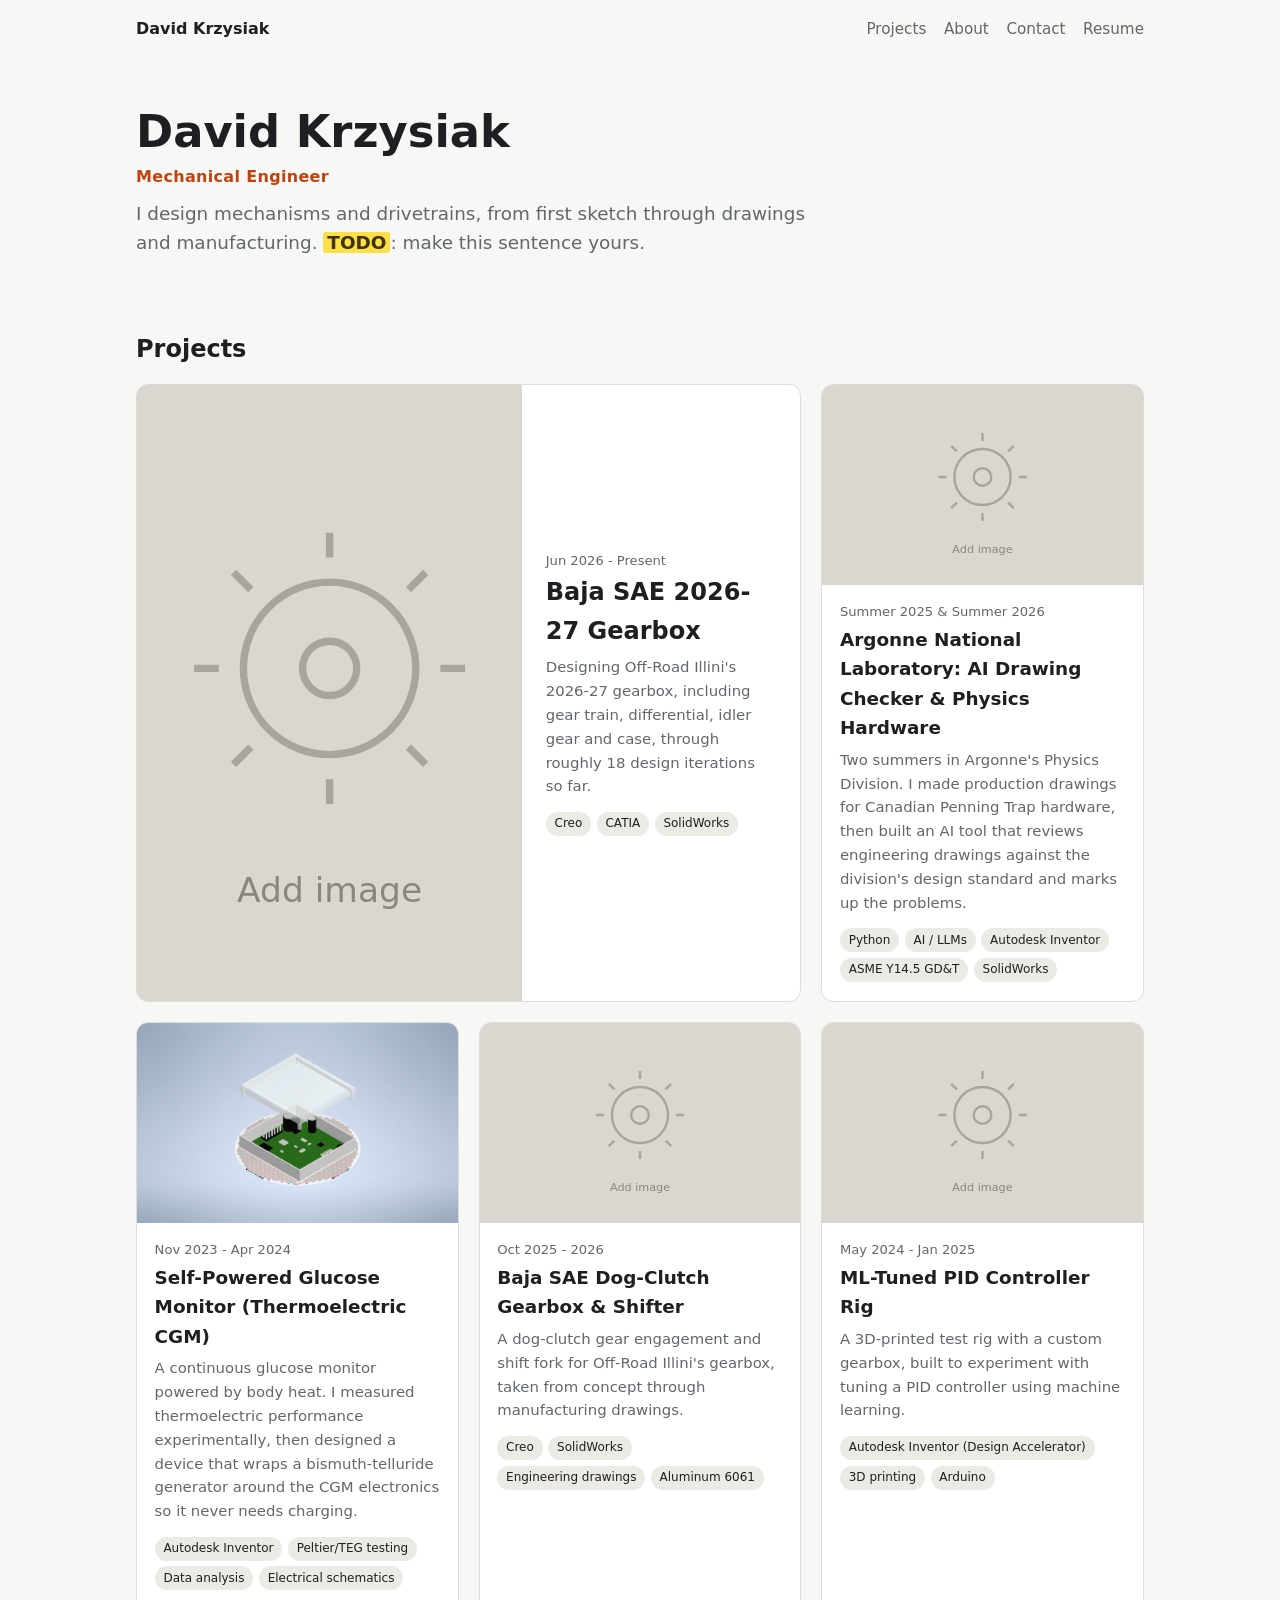
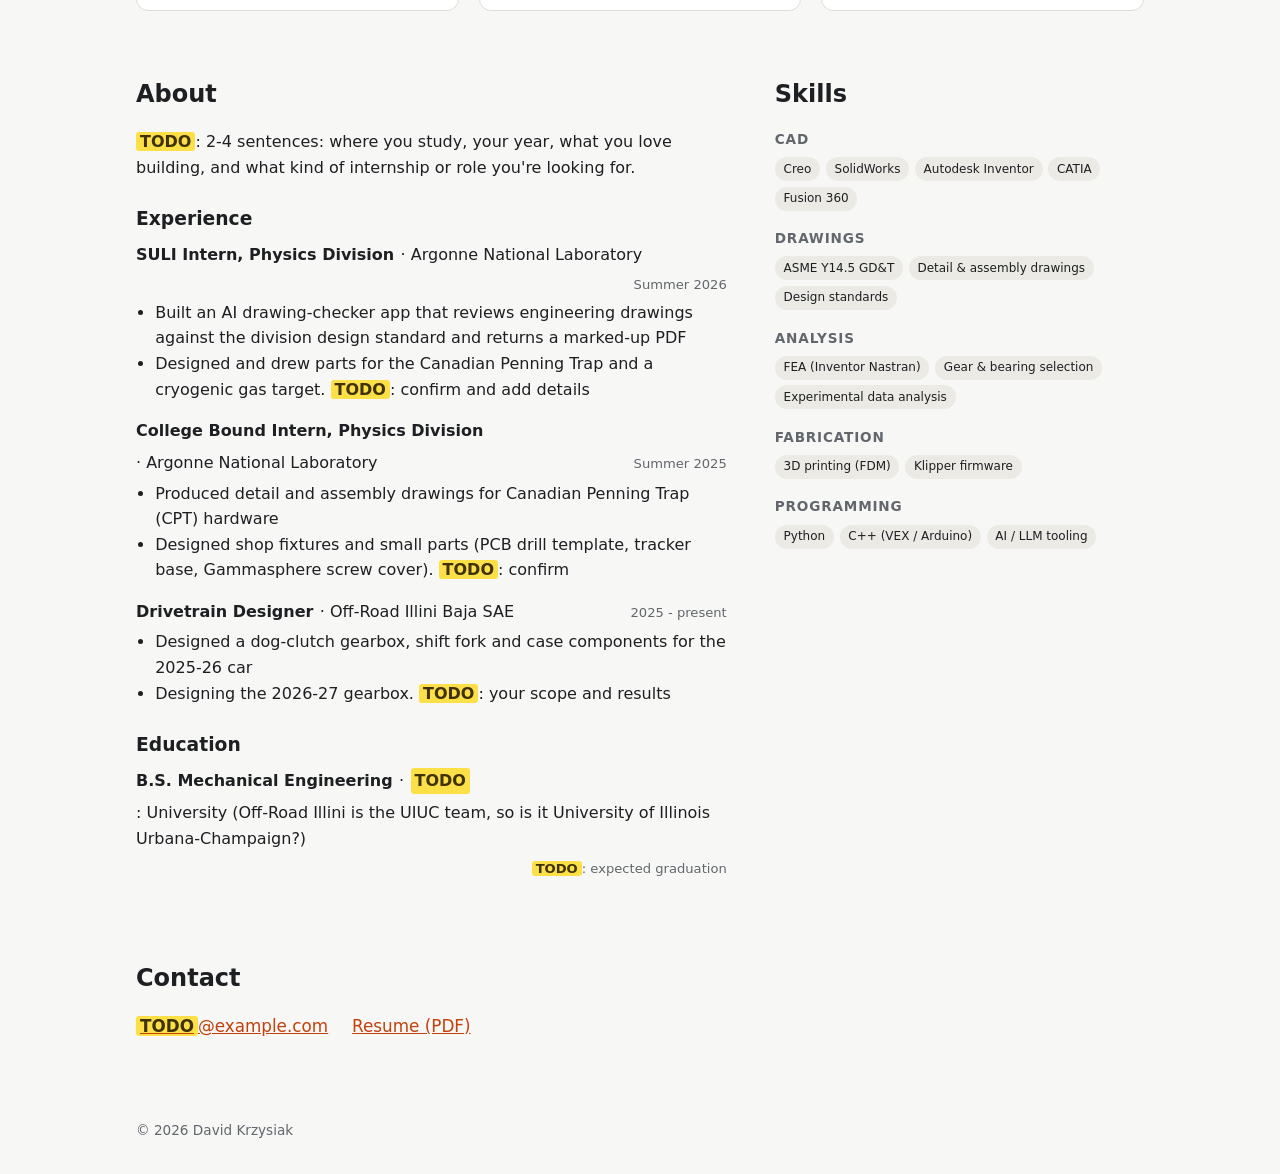
<file: index.html>
<!doctype html>
<html lang="en">
<head>
<meta charset="utf-8">
<meta name="viewport" content="width=device-width, initial-scale=1">
<title>Portfolio</title>
<link rel="stylesheet" href="styles.css">
</head>
<body data-page="home">
<!-- Built from content.js (your info) + projects-data.js (made from the projects\ folders by Update Site.bat). -->
<script src="content.js"></script>
<script src="projects-data.js"></script>
<script src="site.js"></script>
</body>
</html>
</file>
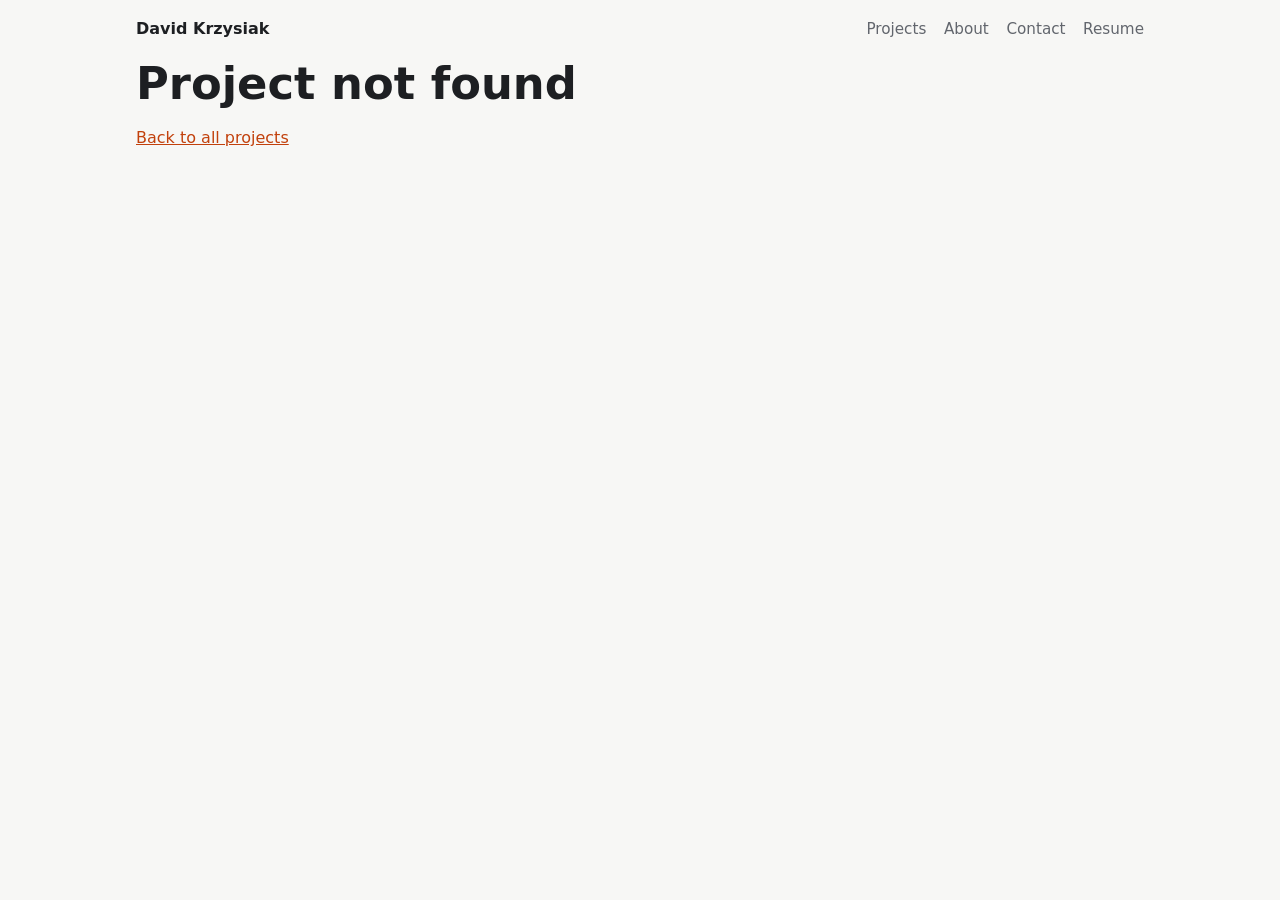
<file: project.html>
<!doctype html>
<html lang="en">
<head>
<meta charset="utf-8">
<meta name="viewport" content="width=device-width, initial-scale=1">
<title>Project</title>
<link rel="stylesheet" href="styles.css">
</head>
<body data-page="project">
<!-- One template for every project page. Content comes from projects\<name>\project.md via Update Site.bat. -->
<script src="content.js"></script>
<script src="projects-data.js"></script>
<script src="site.js"></script>
</body>
</html>
</file>
<file: styles.css>
/* ---- Colors: change --accent to re-theme the whole site ---- */
:root {
  --bg: #f7f7f5;
  --card: #ffffff;
  --ink: #1d1f22;
  --muted: #62666d;
  --line: #dcdcd8;
  --accent: #c2410c;
  --chip: #eceae4;
  --max: 1040px;
}
@media (prefers-color-scheme: dark) {
  :root {
    --bg: #141517;
    --card: #1d1f22;
    --ink: #e9e9e6;
    --muted: #a0a4aa;
    --line: #33363b;
    --accent: #f97316;
    --chip: #2a2d31;
  }
}

* { box-sizing: border-box; }
body {
  margin: 0;
  background: var(--bg);
  color: var(--ink);
  font: 16px/1.6 system-ui, -apple-system, "Segoe UI", Roboto, sans-serif;
}
main, header.site, .hero, .nav, .footer { max-width: var(--max); margin: 0 auto; padding: 0 16px; }
a { color: var(--accent); }
h1 { font-size: clamp(2rem, 5vw, 2.8rem); line-height: 1.15; margin: 0 0 .4rem; }
h2 { font-size: 1.5rem; margin: 0 0 1rem; }
h3 { margin: 1.5rem 0 .5rem; }
img { max-width: 100%; }
button, .btn {
  font: inherit; padding: .55rem .9rem; border-radius: 8px; cursor: pointer; text-decoration: none; display: inline-block;
  border: 1px solid var(--accent); background: var(--accent); color: #fff;
}
button + button { background: transparent; color: var(--accent); }

/* Nav */
.nav { display: flex; justify-content: space-between; align-items: center; flex-wrap: wrap; gap: .5rem; padding-top: 1rem; padding-bottom: 1rem; }
.nav .brand { font-weight: 700; color: var(--ink); text-decoration: none; }
.nav div a { margin-left: 1.1rem; color: var(--muted); text-decoration: none; font-size: .95rem; }
.nav div a:hover { color: var(--accent); }

/* Hero */
.hero { display: flex; gap: 1.5rem; align-items: center; padding-top: 3rem; padding-bottom: 2.5rem; }
.avatar { width: 120px; height: 120px; border-radius: 50%; object-fit: cover; flex: none; }
.subtitle { color: var(--accent); font-weight: 600; letter-spacing: .02em; }
.tagline { color: var(--muted); font-size: 1.15rem; max-width: 60ch; margin: .6rem 0 0; }

section { padding: 2rem 0; }

/* Project grid */
.grid { display: grid; grid-template-columns: repeat(auto-fill, minmax(min(280px, 100%), 1fr)); gap: 1.25rem; }
body { overflow-x: hidden; }
.nav div { display: flex; flex-wrap: wrap; gap: .3rem 1.1rem; }
.nav div a { margin-left: 0 !important; }
.card { background: var(--card); border: 1px solid var(--line); border-radius: 12px; overflow: hidden; color: inherit; text-decoration: none; display: flex; flex-direction: column; transition: transform .15s, border-color .15s; }
.card:hover { transform: translateY(-3px); border-color: var(--accent); }
.card img { width: 100%; aspect-ratio: 16/10; object-fit: cover; background: var(--chip); display: block; }
.card-body { padding: 1rem 1.1rem 1.2rem; }
.card h3 { margin: .15rem 0 .4rem; font-size: 1.15rem; }
.card p { margin: 0 0 .8rem; color: var(--muted); font-size: .93rem; }
@media (min-width: 700px) {
  .card.featured { grid-column: span 2; flex-direction: row; }
  .card.featured img { width: 58%; aspect-ratio: auto; min-height: 260px; }
  .card.featured .card-body { padding: 1.5rem; align-self: center; }
  .card.featured h3 { font-size: 1.5rem; }
}
.meta { color: var(--muted); font-size: .82rem; }
.chips { display: flex; flex-wrap: wrap; gap: .35rem; }
.chip { font-size: .75rem; padding: .15rem .55rem; border-radius: 99px; background: var(--chip); color: var(--ink); }

/* About */
.two-col { display: grid; grid-template-columns: 1.6fr 1fr; gap: 3rem; }
@media (max-width: 760px) { .two-col { grid-template-columns: 1fr; gap: 1rem; } .hero { flex-direction: column; align-items: flex-start; } }
.skill { margin-bottom: 1.1rem; }
.skill h4 { margin: 0 0 .4rem; font-size: .85rem; text-transform: uppercase; letter-spacing: .06em; color: var(--muted); }
.exp { margin-bottom: 1rem; }
.exp-head { display: flex; flex-wrap: wrap; gap: .4rem; align-items: baseline; }
.exp-head .meta { margin-left: auto; }
.exp ul { margin: .3rem 0 0; padding-left: 1.2rem; }
.contact { display: flex; flex-wrap: wrap; gap: 1.5rem; font-size: 1.05rem; }

/* Project page */
.project { max-width: 820px; padding-top: 1rem; }
.back { display: inline-block; margin-bottom: 1.25rem; text-decoration: none; }
.facts { display: flex; flex-wrap: wrap; gap: 1.5rem; margin: 1rem 0; padding: 1rem 0; border-top: 1px solid var(--line); border-bottom: 1px solid var(--line); }
.facts span { display: block; font-size: .75rem; text-transform: uppercase; letter-spacing: .06em; color: var(--muted); }
.lede { font-size: 1.15rem; color: var(--muted); }
.cover { width: 100%; border-radius: 12px; margin: 1rem 0; background: var(--chip); }
.psec { padding: 1.5rem 0 .5rem; }
figure { margin: 1.25rem 0; }
figure img { width: 100%; border-radius: 10px; background: var(--chip); }
figcaption { color: var(--muted); font-size: .88rem; margin-top: .4rem; }
.links { display: flex; flex-wrap: wrap; gap: .75rem; margin: 1.5rem 0; }
.pager { display: flex; justify-content: space-between; gap: 1rem; margin-top: 3rem; padding-top: 1.25rem; border-top: 1px solid var(--line); }
.pager a { text-decoration: none; }

.figrow { display: grid; grid-template-columns: repeat(auto-fit, minmax(min(240px, 100%), 1fr)); gap: 1rem; }
.figrow figure { margin: 1rem 0; }
.gallery { display: grid; grid-template-columns: repeat(auto-fill, minmax(min(200px, 100%), 1fr)); gap: .75rem; }
.gallery img { width: 100%; aspect-ratio: 4/3; object-fit: cover; border-radius: 8px; background: var(--chip); display: block; }
.docs { display: flex; flex-direction: column; gap: .5rem; }
.doc { display: flex; align-items: center; gap: .75rem; padding: .7rem .9rem; border: 1px solid var(--line); border-radius: 8px; background: var(--card); color: var(--ink); text-decoration: none; }
.doc:hover { border-color: var(--accent); }
.doc span { font-size: .7rem; font-weight: 700; color: #fff; background: var(--accent); padding: .15rem .4rem; border-radius: 4px; }
blockquote { margin: 1rem 0; padding: .5rem 1rem; border-left: 3px solid var(--accent); color: var(--muted); }
code { background: var(--chip); padding: .1rem .35rem; border-radius: 4px; font-size: .9em; }
mark.todo { background: #fde047; color: #3f3200; padding: 0 .25rem; border-radius: 3px; font-weight: 700; }
.psec ul, .psec ol { padding-left: 1.3rem; }
.psec li { margin: .25rem 0; }

.footer { color: var(--muted); font-size: .85rem; padding-top: 3rem; padding-bottom: 2rem; }
.error { max-width: 640px; margin: 4rem auto; padding: 1.5rem; border: 2px solid #dc2626; border-radius: 10px; background: var(--card); }
</file>
